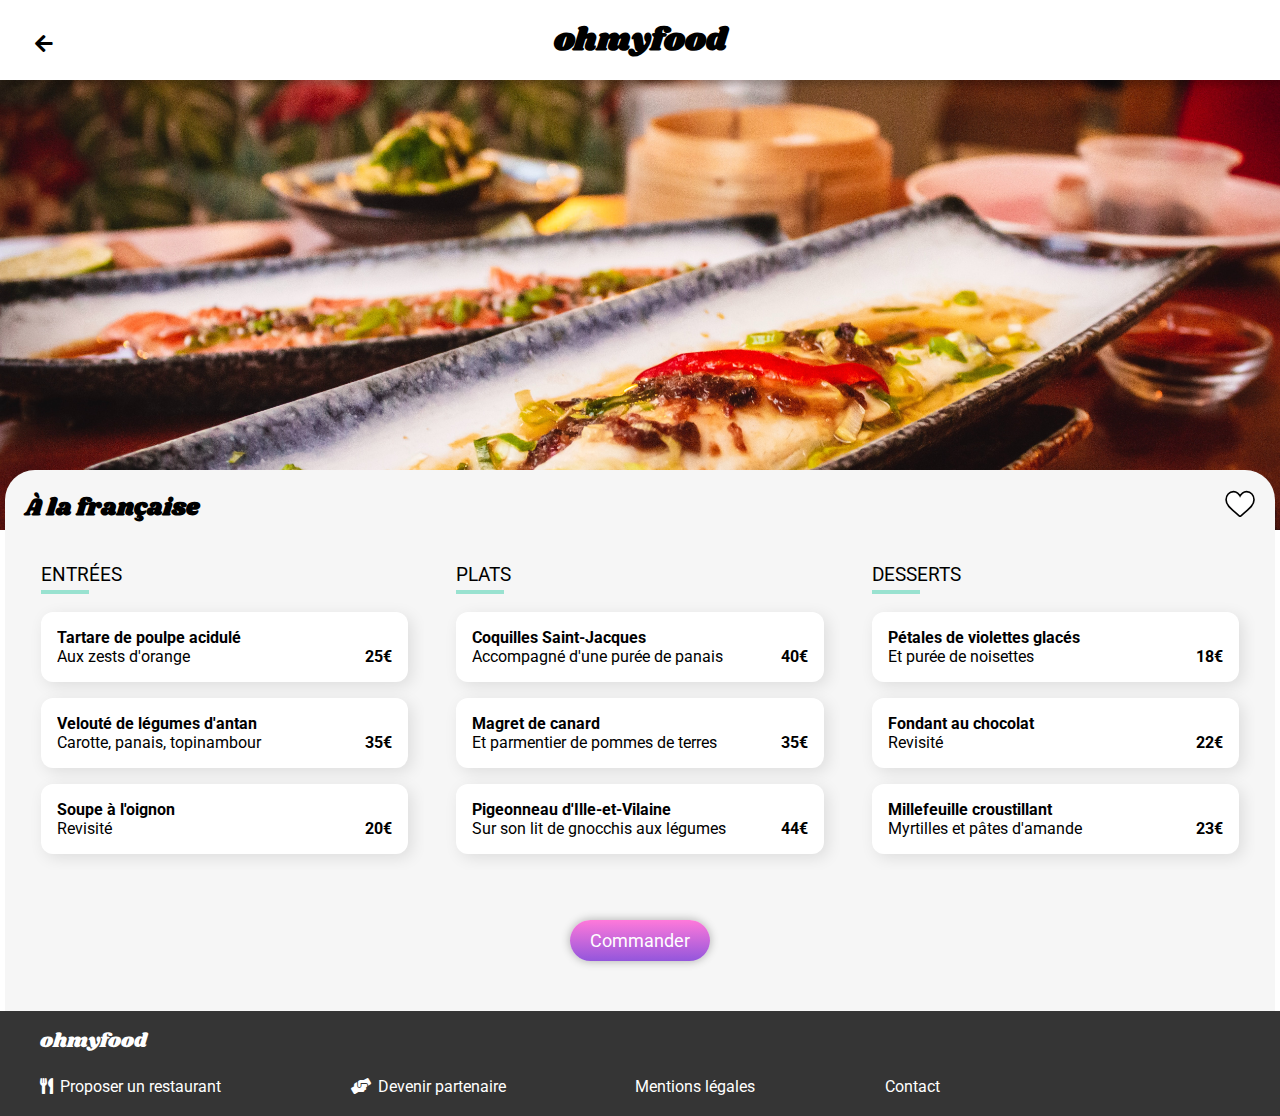
<file: pages_menu/a_la_francaise.html>
<!DOCTYPE html>
<html lang="fr">
<head>
    <meta charset="UTF-8">
    <meta name="viewport" content="width=device-width, initial-scale=1.0">
    <title>À la française</title>

    <!-- CSS -->
    <link rel="stylesheet" type="text/css" href="../menu.css">
    <!-- Font Awesome -->
    <link rel="stylesheet" href="https://cdnjs.cloudflare.com/ajax/libs/font-awesome/5.13.1/css/all.min.css">
    <!-- Fonts -->
    <link rel="preconnect" href="https://fonts.gstatic.com">
    <link href="https://fonts.googleapis.com/css2?family=Roboto:ital,wght@0,300;0,400;0,500;0,700;1,300;1,400;1,500&display=swap" rel="stylesheet">
    <link href="https://fonts.googleapis.com/css2?family=Shrikhand&display=swap" rel="stylesheet">
</head>
<body>
     <!-- Logo -->
     <header>
      <div class="header">
        <div class="header__arrow-back"><a href="../index.html"><i class="fas fa-arrow-left"></i></a></div>
          <h1 class="header__logo"><a href="../index.html">ohmyfood</a></h1>
      </div>
  </header>

     <!-- Image -->
     <div class="img">
       <img class="img__image" src="../Maquettes_Ohmyfood/images/restaurants/louis-hansel-shotsoflouis-qNBGVyOCY8Q-unsplash.jpg" alt="À la française">
     </div>

     <!-- Menu -->
     <section id="menu">
       <div class="menu">
         <div class="menu__header">
           <h2 class="menu__header__title">À la française</h2>
           <div class="menu__header__heart">
            <svg class="heart heart-full" viewBox="-20 0 550 550"  xml:space="preserve">
              <path d="M376,30c-27.783,0-53.255,8.804-75.707,26.168c-21.525,16.647-35.856,37.85-44.293,53.268
                       c-8.437-15.419-22.768-36.621-44.293-53.268C189.255,38.804,163.783,30,136,30C58.468,30,0,93.417,0,177.514
                       c0,90.854,72.943,153.015,183.369,247.118c18.752,15.981,40.007,34.095,62.099,53.414C248.38,480.596,252.12,482,256,482
                       s7.62-1.404,10.532-3.953c22.094-19.322,43.348-37.435,62.111-53.425C439.057,330.529,512,268.368,512,177.514
                       C512,93.417,453.532,30,376,30z"/>
            <defs>
              <linearGradient>
                    <stop offset="0%" stop-color="#9356DC" />
                    <stop offset="100%" stop-color="#FF79DA" />
              </linearGradient>
            </defs>                                   
          </svg>
  
          <svg class="heart heart-empty" viewBox="-20 0 550 550"  xml:space="preserve">
              <path d="M376,30c-27.783,0-53.255,8.804-75.707,26.168c-21.525,16.647-35.856,37.85-44.293,53.268
                       c-8.437-15.419-22.768-36.621-44.293-53.268C189.255,38.804,163.783,30,136,30C58.468,30,0,93.417,0,177.514
                       c0,90.854,72.943,153.015,183.369,247.118c18.752,15.981,40.007,34.095,62.099,53.414C248.38,480.596,252.12,482,256,482
                       s7.62-1.404,10.532-3.953c22.094-19.322,43.348-37.435,62.111-53.425C439.057,330.529,512,268.368,512,177.514
                       C512,93.417,453.532,30,376,30z"/>
            <defs>
              <linearGradient id="text-fill">
                    <stop offset="0%" stop-color="#9356DC" />
                    <stop offset="100%" stop-color="#FF79DA" />
              </linearGradient>
            </defs>                                   
          </svg>
           </div>
         </div>
<div class="submenus">
          <section class="submenu">
            <h3 class="submenu__title">Entrées</h3>
            <section class="menuItem delay-0">
              <header class="menuItem__header">
                <h4 class="menuItem__title">Tartare de poulpe acidulé</h4>
                <p class="menuItem__description">Aux zests d'orange</p>
              </header>
              <div class="menuItem__price">25€</div>
              <div class="menuItem__confirmation">
                <div class="menuItem__wrapIcon">
                  <i class="menuItem__icon fas fa-check"></i>
                </div>
              </div>
            </section>
            
            <section class="menuItem delay-1">
              <header class="menuItem__header">
                <h4 class="menuItem__title">Velouté de légumes d'antan</h4>
                <p class="menuItem__description">Carotte, panais, topinambour</p>
              </header>
              <div class="menuItem__price">35€</div>
              <div class="menuItem__confirmation">
                <div class="menuItem__wrapIcon">
                  <i class="menuItem__icon fas fa-check"></i>
                </div>
              </div>
            </section>
      
            <section class="menuItem delay-2">
              <header class="menuItem__header">
                <h4 class="menuItem__title">Soupe à l'oignon</h4>
                <p class="menuItem__description">Revisité</p>
              </header>
              <div class="menuItem__price">20€</div>
              <div class="menuItem__confirmation">
                <div class="menuItem__wrapIcon">
                  <i class="menuItem__icon fas fa-check"></i>
                </div>
              </div>
            </section>
          </section>
      
          <section class="submenu">
            <h3 class="submenu__title">Plats</h3>
            <section class="menuItem delay-3">
              <header class="menuItem__header">
                <h4 class="menuItem__title">Coquilles Saint-Jacques</h4>
                <p class="menuItem__description">Accompagné d'une purée de panais</p>
              </header>
              <div class="menuItem__price">40€</div>
              <div class="menuItem__confirmation">
                <div class="menuItem__wrapIcon">
                  <i class="menuItem__icon fas fa-check"></i>
                </div>
              </div>
            </section>
            
            <section class="menuItem delay-4">
              <header class="menuItem__header">
                <h4 class="menuItem__title">Magret de canard</h4>
                <p class="menuItem__description">Et parmentier de pommes de terres</p>
              </header>
              <div class="menuItem__price">35€</div>
              <div class="menuItem__confirmation">
                <div class="menuItem__wrapIcon">
                  <i class="menuItem__icon fas fa-check"></i>
                </div>
              </div>
            </section>
      
            <section class="menuItem delay-5">
              <header class="menuItem__header">
                <h4 class="menuItem__title">Pigeonneau d'Ille-et-Vilaine</h4>
                <p class="menuItem__description">Sur son lit de gnocchis aux légumes</p>
              </header>
              <div class="menuItem__price">44€</div>
              <div class="menuItem__confirmation">
                <div class="menuItem__wrapIcon">
                  <i class="menuItem__icon fas fa-check"></i>
                </div>
              </div>
            </section>
          </section>
      
          <section class="submenu">
            <h3 class="submenu__title">Desserts</h3>
            <section class="menuItem delay-6">
              <header class="menuItem__header">
                <h4 class="menuItem__title">Pétales de violettes glacés</h4>
                <p class="menuItem__description">Et purée de noisettes</p>
              </header>
              <div class="menuItem__price">18€</div>
              <div class="menuItem__confirmation">
                <div class="menuItem__wrapIcon">
                  <i class="menuItem__icon fas fa-check"></i>
                </div>
              </div>
            </section>
            
            <section class="menuItem delay-7">
              <header class="menuItem__header">
                <h4 class="menuItem__title">Fondant au chocolat</h4>
                <p class="menuItem__description">Revisité</p>
              </header>
              <div class="menuItem__price">22€</div>
              <div class="menuItem__confirmation">
                <div class="menuItem__wrapIcon">
                  <i class="menuItem__icon fas fa-check"></i>
                </div>
              </div>
            </section>
      
            <section class="menuItem delay-8">
              <header class="menuItem__header">
                <h4 class="menuItem__title">Millefeuille croustillant</h4>
                <p class="menuItem__description">Myrtilles et pâtes d'amande</p>
              </header>
              <div class="menuItem__price">23€</div>
              <div class="menuItem__confirmation">
                <div class="menuItem__wrapIcon">
                  <i class="menuItem__icon fas fa-check"></i>
                </div>
              </div>
            </section>
          </section>
        </div>
          <div class="menu__contain-button">
            <div class="menu__button">Commander</div>
          </div>
         </div>
     </section>

  <footer class="footer">
    <div class="footer__bloc">
      <div class="logo"><a href="index.html">ohmyfood</a></div>
      <div class="footer__bloc-links">
        <div class="footer__bloc-link">
          <i class="fas fa-utensils"></i>
          <h3 class="footer__bloc-link__title">Proposer un restaurant</h3>
        </div>
        <div class="footer__bloc-link">
          <i class="fas fa-hands-helping"></i>
          <h3 class="footer__bloc-link__title">Devenir partenaire</h3>
        </div>
        <div class="footer__bloc-link">
          <h3 class="footer__bloc-link__title">Mentions légales</h3>
        </div>
        <div class="footer__bloc-link">
          <h3 class="footer__bloc-link__title"><a href="mailto:contact@ohmyfood.com">Contact</a></h3>
        </div>
      </div>
    </div>
  </footer>
</body>

</html>
</file>
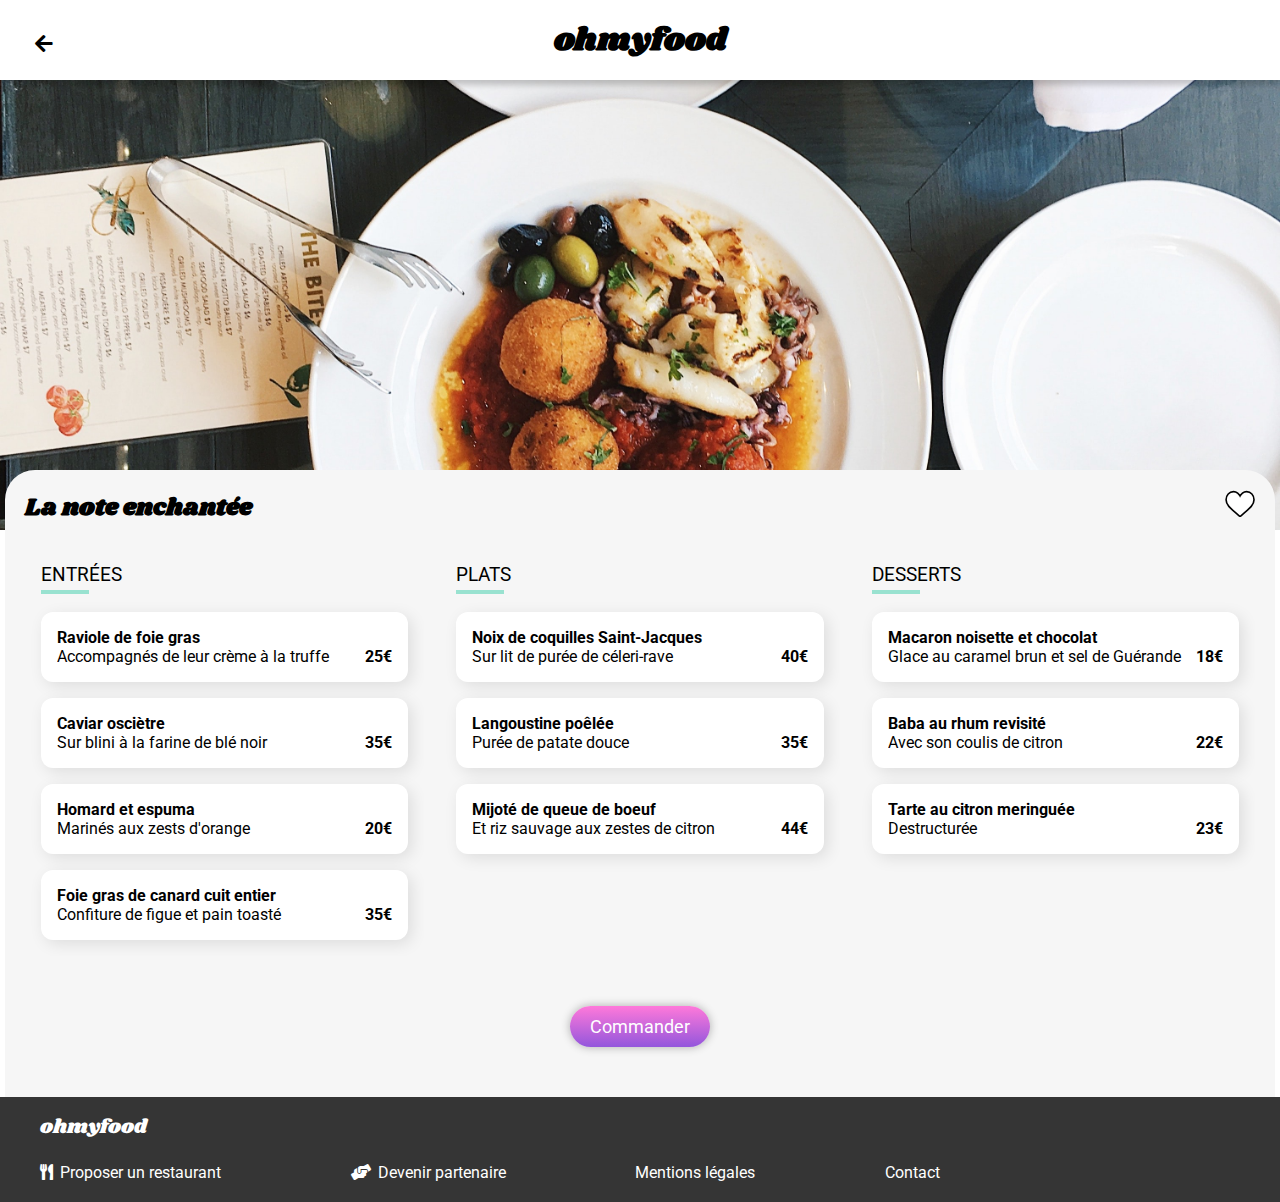
<file: pages_menu/la_note_enchantée.html>
<!DOCTYPE html>
<html lang="fr">
<head>
    <meta charset="UTF-8">
    <meta name="viewport" content="width=device-width, initial-scale=1.0">
    <title>La note enchantée</title>

    <!-- CSS -->
    <link rel="stylesheet" type="text/css" href="../menu.css">
    <!-- Font Awesome -->
    <link rel="stylesheet" href="https://cdnjs.cloudflare.com/ajax/libs/font-awesome/5.13.1/css/all.min.css">
    <!-- Fonts -->
    <link rel="preconnect" href="https://fonts.gstatic.com">
    <link href="https://fonts.googleapis.com/css2?family=Roboto:ital,wght@0,300;0,400;0,500;0,700;1,300;1,400;1,500&display=swap" rel="stylesheet">
    <link href="https://fonts.googleapis.com/css2?family=Shrikhand&display=swap" rel="stylesheet">
</head>
<body>
     <!-- Logo -->
     <header>
      <div class="header">
        <div class="header__arrow-back"><a href="../index.html"><i class="fas fa-arrow-left"></i></a></div>
          <h1 class="header__logo"><a href="../index.html">ohmyfood</a></h1>
      </div>
  </header>

     <!-- Image -->
     <div class="img">
       <img class="img__image" src="../Maquettes_Ohmyfood/images/restaurants/stil-u2Lp8tXIcjw-unsplash.jpg" alt="La note enchantée">
     </div>

     <!-- Menu -->
     <section id="menu">
       <div class="menu">
         <div class="menu__header">
           <h2 class="menu__header__title">La note enchantée</h2>
           <div class="menu__header__heart">
            <svg class="heart heart-full" viewBox="-20 0 550 550"  xml:space="preserve">
              <path d="M376,30c-27.783,0-53.255,8.804-75.707,26.168c-21.525,16.647-35.856,37.85-44.293,53.268
                       c-8.437-15.419-22.768-36.621-44.293-53.268C189.255,38.804,163.783,30,136,30C58.468,30,0,93.417,0,177.514
                       c0,90.854,72.943,153.015,183.369,247.118c18.752,15.981,40.007,34.095,62.099,53.414C248.38,480.596,252.12,482,256,482
                       s7.62-1.404,10.532-3.953c22.094-19.322,43.348-37.435,62.111-53.425C439.057,330.529,512,268.368,512,177.514
                       C512,93.417,453.532,30,376,30z"/>
            <defs>
              <linearGradient id="text-fill">
                    <stop offset="0%" stop-color="#9356DC" />
                    <stop offset="100%" stop-color="#FF79DA" />
              </linearGradient>
            </defs>                                   
          </svg>
  
          <svg class="heart heart-empty" viewBox="-20 0 550 550"  xml:space="preserve">
              <path d="M376,30c-27.783,0-53.255,8.804-75.707,26.168c-21.525,16.647-35.856,37.85-44.293,53.268
                       c-8.437-15.419-22.768-36.621-44.293-53.268C189.255,38.804,163.783,30,136,30C58.468,30,0,93.417,0,177.514
                       c0,90.854,72.943,153.015,183.369,247.118c18.752,15.981,40.007,34.095,62.099,53.414C248.38,480.596,252.12,482,256,482
                       s7.62-1.404,10.532-3.953c22.094-19.322,43.348-37.435,62.111-53.425C439.057,330.529,512,268.368,512,177.514
                       C512,93.417,453.532,30,376,30z"/>
            <defs>
              <linearGradient>
                    <stop offset="0%" stop-color="#9356DC" />
                    <stop offset="100%" stop-color="#FF79DA" />
              </linearGradient>
            </defs>                                   
          </svg>
           </div>
         </div>
         <div class="submenus">
          <section class="submenu">
            <h3 class="submenu__title">Entrées</h3>
            <section class="menuItem delay-0">
              <header class="menuItem__header">
                <h4 class="menuItem__title">Raviole de foie gras</h4>
                <p class="menuItem__description">Accompagnés de leur crème à la truffe</p>
              </header>
              <div class="menuItem__price">25€</div>
              <div class="menuItem__confirmation">
                <div class="menuItem__wrapIcon">
                  <i class="menuItem__icon fas fa-check"></i>
                </div>
              </div>
            </section>
            
            <section class="menuItem delay-1">
              <header class="menuItem__header">
                <h4 class="menuItem__title">Caviar osciètre</h4>
                <p class="menuItem__description">Sur blini à la farine de blé noir</p>
              </header>
              <div class="menuItem__price">35€</div>
              <div class="menuItem__confirmation">
                <div class="menuItem__wrapIcon">
                  <i class="menuItem__icon fas fa-check"></i>
                </div>
              </div>
            </section>
      
            <section class="menuItem delay-2">
              <header class="menuItem__header">
                <h4 class="menuItem__title">Homard et espuma</h4>
                <p class="menuItem__description">Marinés aux zests d'orange</p>
              </header>
              <div class="menuItem__price">20€</div>
              <div class="menuItem__confirmation">
                <div class="menuItem__wrapIcon">
                  <i class="menuItem__icon fas fa-check"></i>
                </div>
              </div>
            </section>
      
            <section class="menuItem delay-2">
              <header class="menuItem__header">
                <h4 class="menuItem__title">Foie gras de canard cuit entier</h4>
                <p class="menuItem__description">Confiture de figue et pain toasté</p>
              </header>
              <div class="menuItem__price">35€</div>
              <div class="menuItem__confirmation">
                <div class="menuItem__wrapIcon">
                  <i class="menuItem__icon fas fa-check"></i>
                </div>
              </div>
            </section>
          </section>
      
          <section class="submenu">
            <h3 class="submenu__title">Plats</h3>
            <section class="menuItem delay-3">
              <header class="menuItem__header">
                <h4 class="menuItem__title">Noix de coquilles Saint-Jacques</h4>
                <p class="menuItem__description">Sur lit de purée de céleri-rave</p>
              </header>
              <div class="menuItem__price">40€</div>
              <div class="menuItem__confirmation">
                <div class="menuItem__wrapIcon">
                  <i class="menuItem__icon fas fa-check"></i>
                </div>
              </div>
            </section>
            
            <section class="menuItem delay-4">
              <header class="menuItem__header">
                <h4 class="menuItem__title">Langoustine poêlée</h4>
                <p class="menuItem__description">Purée de patate douce</p>
              </header>
              <div class="menuItem__price">35€</div>
              <div class="menuItem__confirmation">
                <div class="menuItem__wrapIcon">
                  <i class="menuItem__icon fas fa-check"></i>
                </div>
              </div>
            </section>
      
            <section class="menuItem delay-5">
              <header class="menuItem__header">
                <h4 class="menuItem__title">Mijoté de queue de boeuf</h4>
                <p class="menuItem__description">Et riz sauvage aux zestes de citron</p>
              </header>
              <div class="menuItem__price">44€</div>
              <div class="menuItem__confirmation">
                <div class="menuItem__wrapIcon">
                  <i class="menuItem__icon fas fa-check"></i>
                </div>
              </div>
            </section>
          </section>
      
          <section class="submenu">
            <h3 class="submenu__title">Desserts</h3>
            <section class="menuItem delay-6">
              <header class="menuItem__header">
                <h4 class="menuItem__title">Macaron noisette et chocolat</h4>
                <p class="menuItem__description">Glace au caramel brun et sel de Guérande</p>
              </header>
              <div class="menuItem__price">18€</div>
              <div class="menuItem__confirmation">
                <div class="menuItem__wrapIcon">
                  <i class="menuItem__icon fas fa-check"></i>
                </div>
              </div>
            </section>
            
            <section class="menuItem delay-7">
              <header class="menuItem__header">
                <h4 class="menuItem__title">Baba au rhum revisité</h4>
                <p class="menuItem__description">Avec son coulis de citron</p>
              </header>
              <div class="menuItem__price">22€</div>
              <div class="menuItem__confirmation">
                <div class="menuItem__wrapIcon">
                  <i class="menuItem__icon fas fa-check"></i>
                </div>
              </div>
            </section>
      
            <section class="menuItem delay-8">
              <header class="menuItem__header">
                <h4 class="menuItem__title">Tarte au citron meringuée</h4>
                <p class="menuItem__description">Destructurée</p>
              </header>
              <div class="menuItem__price">23€</div>
              <div class="menuItem__confirmation">
                <div class="menuItem__wrapIcon">
                  <i class="menuItem__icon fas fa-check"></i>
                </div>
              </div>
            </section>
          </section>
        </div>
    
          <div class="menu__contain-button">
            <div class="menu__button">Commander</div>
          </div>
         </div>
     </section>

  <footer class="footer">
    <div class="footer__bloc">
      <div class="logo"><a href="index.html">ohmyfood</a></div>
      <div class="footer__bloc-links">
        <div class="footer__bloc-link">
          <i class="fas fa-utensils"></i>
          <h3 class="footer__bloc-link__title">Proposer un restaurant</h3>
        </div>
        <div class="footer__bloc-link">
          <i class="fas fa-hands-helping"></i>
          <h3 class="footer__bloc-link__title">Devenir partenaire</h3>
        </div>
        <div class="footer__bloc-link">
          <h3 class="footer__bloc-link__title">Mentions légales</h3>
        </div>
        <div class="footer__bloc-link">
          <h3 class="footer__bloc-link__title"><a href="mailto:contact@ohmyfood.com">Contact</a></h3>
        </div>
      </div>
    </div>
  </footer>
</body>

</html>
</file>
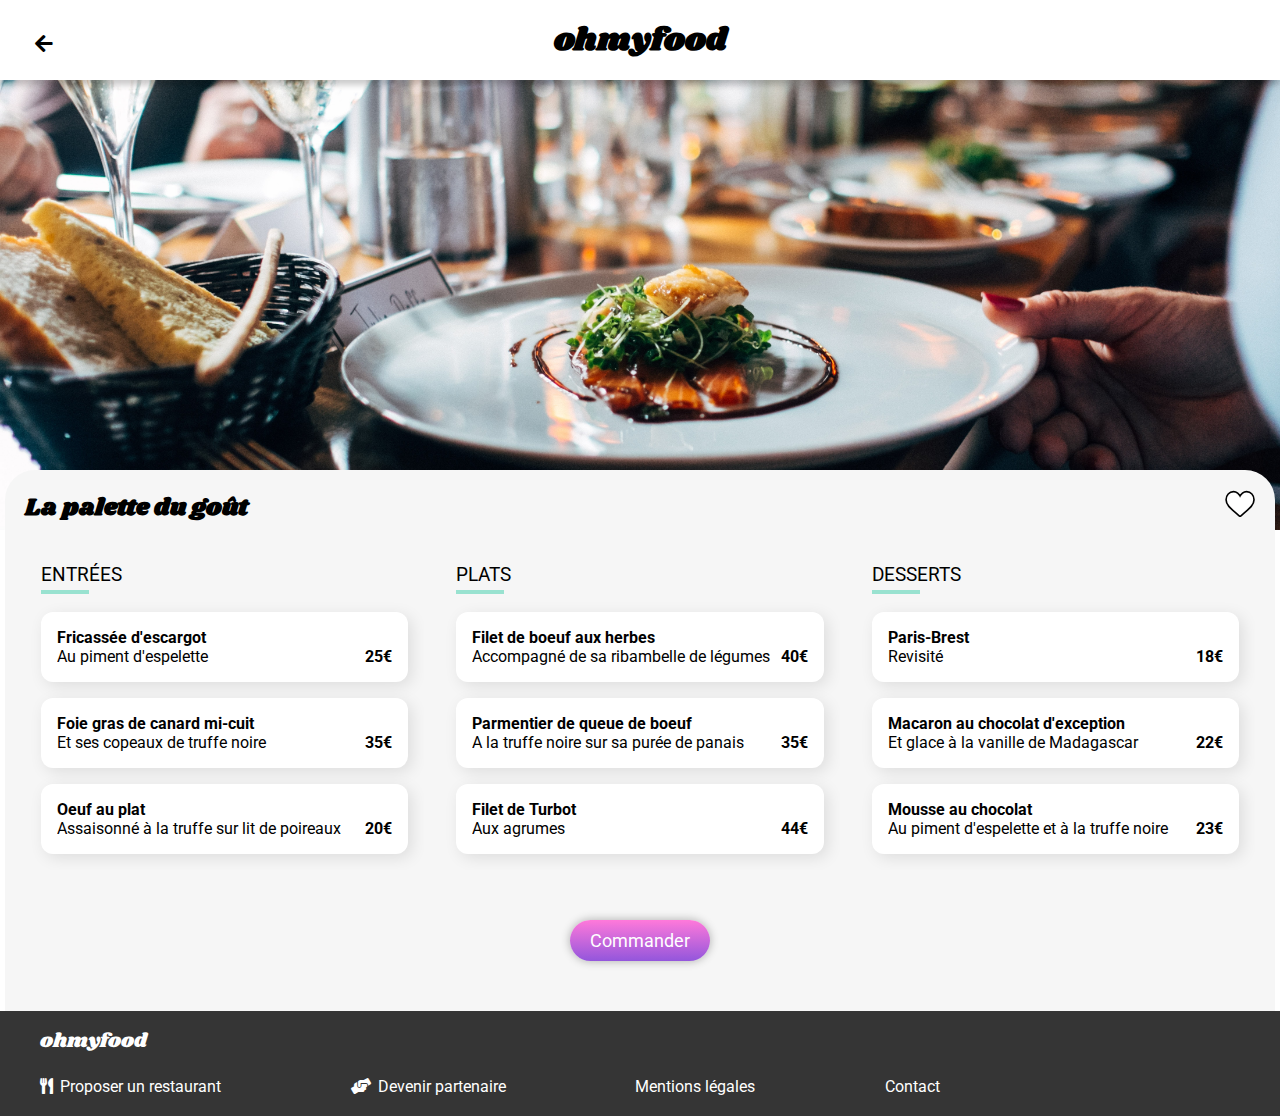
<file: pages_menu/la_palette_du_gout.html>
<!DOCTYPE html>
<html lang="fr">
<head>
    <meta charset="UTF-8">
    <meta name="viewport" content="width=device-width, initial-scale=1.0">
    <link rel="stylesheet" href="../menu.css">
    <link rel="stylesheet" href="https://cdnjs.cloudflare.com/ajax/libs/font-awesome/5.13.1/css/all.min.css">
    <link rel="preconnect" href="https://fonts.gstatic.com">
    <link href="https://fonts.googleapis.com/css2?family=Roboto:ital,wght@0,300;0,400;0,500;0,700;1,300;1,400;1,500&display=swap" rel="stylesheet">
    <link href="https://fonts.googleapis.com/css2?family=Shrikhand&display=swap" rel="stylesheet">
    <title>La palette du goût</title>
</head>
<body>
     <!-- Logo -->
     <header>
      <div class="header">
        <div class="header__arrow-back"><a href="../index.html"><i class="fas fa-arrow-left"></i></a></div>
          <h1 class="header__logo"><a href="../index.html">ohmyfood</a></h1>
      </div>
  </header>

     <!-- Image -->
     <div class="img">
       <img class="img__image" src="../Maquettes_Ohmyfood/images/restaurants/jay-wennington-N_Y88TWmGwA-unsplash.jpg" alt="La palette du goût">
     </div>

     <!-- Menu -->
     <section id="menu">
       <div class="menu">
         <div class="menu__header">
           <h2 class="menu__header__title">La palette du goût</h2>
           <div class="menu__header__heart">
            <svg class="heart heart-full" viewBox="-20 0 550 550"  xml:space="preserve">
              <path d="M376,30c-27.783,0-53.255,8.804-75.707,26.168c-21.525,16.647-35.856,37.85-44.293,53.268
                       c-8.437-15.419-22.768-36.621-44.293-53.268C189.255,38.804,163.783,30,136,30C58.468,30,0,93.417,0,177.514
                       c0,90.854,72.943,153.015,183.369,247.118c18.752,15.981,40.007,34.095,62.099,53.414C248.38,480.596,252.12,482,256,482
                       s7.62-1.404,10.532-3.953c22.094-19.322,43.348-37.435,62.111-53.425C439.057,330.529,512,268.368,512,177.514
                       C512,93.417,453.532,30,376,30z"/>
            <defs>
              <linearGradient id="text-fill">
                    <stop offset="0%" stop-color="#9356DC" />
                    <stop offset="100%" stop-color="#FF79DA" />
              </linearGradient>
            </defs>                                   
          </svg>
  
          <svg class="heart heart-empty" viewBox="-20 0 550 550"  xml:space="preserve">
              <path d="M376,30c-27.783,0-53.255,8.804-75.707,26.168c-21.525,16.647-35.856,37.85-44.293,53.268
                       c-8.437-15.419-22.768-36.621-44.293-53.268C189.255,38.804,163.783,30,136,30C58.468,30,0,93.417,0,177.514
                       c0,90.854,72.943,153.015,183.369,247.118c18.752,15.981,40.007,34.095,62.099,53.414C248.38,480.596,252.12,482,256,482
                       s7.62-1.404,10.532-3.953c22.094-19.322,43.348-37.435,62.111-53.425C439.057,330.529,512,268.368,512,177.514
                       C512,93.417,453.532,30,376,30z"/>
            <defs>
              <linearGradient>
                    <stop offset="0%" stop-color="#9356DC" />
                    <stop offset="100%" stop-color="#FF79DA" />
              </linearGradient>
            </defs>                                   
          </svg>
           </div>
         </div>
         <div class="submenus">
          <section class="submenu">
            <h3 class="submenu__title">Entrées</h3>
            <section class="menuItem delay-0">
              <header class="menuItem__header">
                <h4 class="menuItem__title">Fricassée d'escargot</h4>
                <p class="menuItem__description">Au piment d'espelette</p>
              </header>
              <div class="menuItem__price">25€</div>
              <div class="menuItem__confirmation">
                <div class="menuItem__wrapIcon">
                  <i class="menuItem__icon fas fa-check"></i>
                </div>
              </div>
            </section>
            
            <section class="menuItem delay-1">
              <header class="menuItem__header">
                <h4 class="menuItem__title">Foie gras de canard mi-cuit</h4>
                <p class="menuItem__description">Et ses copeaux de truffe noire</p>
              </header>
              <div class="menuItem__price">35€</div>
              <div class="menuItem__confirmation">
                <div class="menuItem__wrapIcon">
                  <i class="menuItem__icon fas fa-check"></i>
                </div>
              </div>
            </section>
      
            <section class="menuItem delay-2">
              <header class="menuItem__header">
                <h4 class="menuItem__title">Oeuf au plat</h4>
                <p class="menuItem__description">Assaisonné à la truffe sur lit de poireaux</p>
              </header>
              <div class="menuItem__price">20€</div>
              <div class="menuItem__confirmation">
                <div class="menuItem__wrapIcon">
                  <i class="menuItem__icon fas fa-check"></i>
                </div>
              </div>
            </section>
          </section>
      
          <section class="submenu">
            <h3 class="submenu__title">Plats</h3>
            <section class="menuItem delay-3">
              <header class="menuItem__header">
                <h4 class="menuItem__title">Filet de boeuf aux herbes</h4>
                <p class="menuItem__description">Accompagné de sa ribambelle de légumes</p>
              </header>
              <div class="menuItem__price">40€</div>
              <div class="menuItem__confirmation">
                <div class="menuItem__wrapIcon">
                  <i class="menuItem__icon fas fa-check"></i>
                </div>
              </div>
            </section>
            
            <section class="menuItem delay-4">
              <header class="menuItem__header">
                <h4 class="menuItem__title">Parmentier de queue de boeuf</h4>
                <p class="menuItem__description">A la truffe noire sur sa purée de panais</p>
              </header>
              <div class="menuItem__price">35€</div>
              <div class="menuItem__confirmation">
                <div class="menuItem__wrapIcon">
                  <i class="menuItem__icon fas fa-check"></i>
                </div>
              </div>
            </section>
      
            <section class="menuItem delay-5">
              <header class="menuItem__header">
                <h4 class="menuItem__title">Filet de Turbot</h4>
                <p class="menuItem__description">Aux agrumes</p>
              </header>
              <div class="menuItem__price">44€</div>
              <div class="menuItem__confirmation">
                <div class="menuItem__wrapIcon">
                  <i class="menuItem__icon fas fa-check"></i>
                </div>
              </div>
            </section>
          </section>
      
          <section class="submenu">
            <h3 class="submenu__title">Desserts</h3>
            <section class="menuItem delay-6">
              <header class="menuItem__header">
                <h4 class="menuItem__title">Paris-Brest</h4>
                <p class="menuItem__description">Revisité</p>
              </header>
              <div class="menuItem__price">18€</div>
              <div class="menuItem__confirmation">
                <div class="menuItem__wrapIcon">
                  <i class="menuItem__icon fas fa-check"></i>
                </div>
              </div>
            </section>
            
            <section class="menuItem delay-7">
              <header class="menuItem__header">
                <h4 class="menuItem__title">Macaron au chocolat d'exception</h4>
                <p class="menuItem__description">Et glace à la vanille de Madagascar</p>
              </header>
              <div class="menuItem__price">22€</div>
              <div class="menuItem__confirmation">
                <div class="menuItem__wrapIcon">
                  <i class="menuItem__icon fas fa-check"></i>
                </div>
              </div>
            </section>
      
            <section class="menuItem delay-8">
              <header class="menuItem__header">
                <h4 class="menuItem__title">Mousse au chocolat</h4>
                <p class="menuItem__description">Au piment d'espelette et à la truffe noire</p>
              </header>
              <div class="menuItem__price">23€</div>
              <div class="menuItem__confirmation">
                <div class="menuItem__wrapIcon">
                  <i class="menuItem__icon fas fa-check"></i>
                </div>
              </div>
            </section>
          </section>
        </div>
          <div class="menu__contain-button">
            <div class="menu__button">Commander</div>
          </div>
         </div>
     </section>

  <footer class="footer">
    <div class="footer__bloc">
      <div class="logo"><a href="index.html">ohmyfood</a></div>
      <div class="footer__bloc-links">
        <div class="footer__bloc-link">
          <i class="fas fa-utensils"></i>
          <h3 class="footer__bloc-link__title">Proposer un restaurant</h3>
        </div>
        <div class="footer__bloc-link">
          <i class="fas fa-hands-helping"></i>
          <h3 class="footer__bloc-link__title">Devenir partenaire</h3>
        </div>
        <div class="footer__bloc-link">
          <h3 class="footer__bloc-link__title">Mentions légales</h3>
        </div>
        <div class="footer__bloc-link">
          <h3 class="footer__bloc-link__title"><a href="mailto:contact@ohmyfood.com">Contact</a></h3>
        </div>
      </div>
    </div>
  </footer>
</body>

</html>
</file>
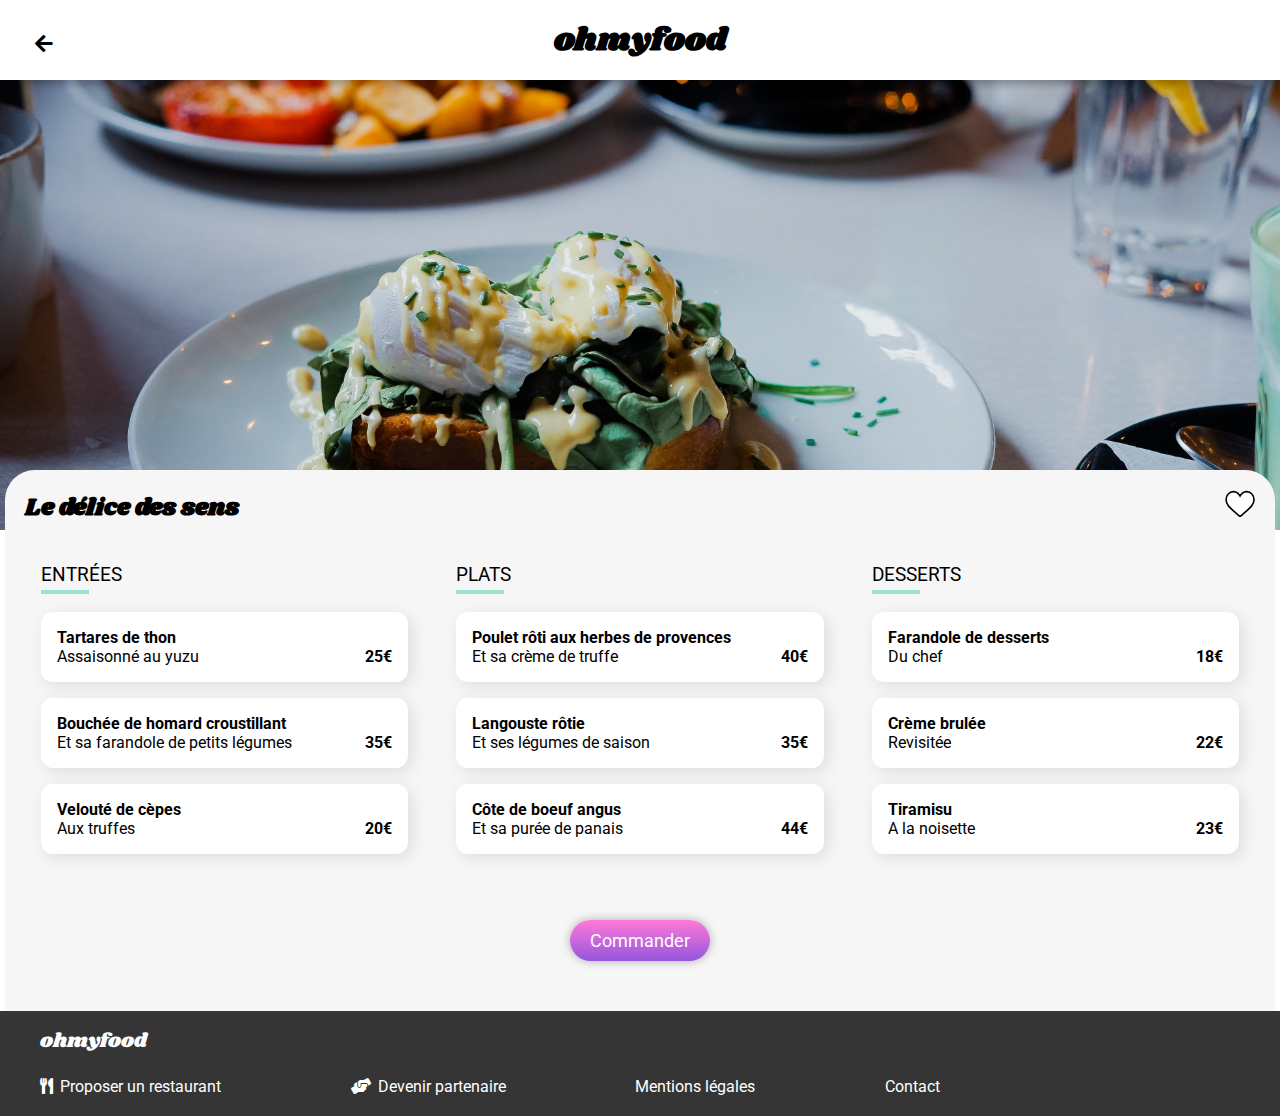
<file: pages_menu/le_delice_des_sens.html>
<!DOCTYPE html>
<html lang="fr">
<head>
    <meta charset="UTF-8">
    <meta name="viewport" content="width=device-width, initial-scale=1.0">
    <title>Le délice des sens</title>

    <!-- CSS -->
    <link rel="stylesheet" type="text/css" href="../menu.css">
    <!-- Font Awesome -->
    <link rel="stylesheet" href="https://cdnjs.cloudflare.com/ajax/libs/font-awesome/5.13.1/css/all.min.css">
    <!-- Fonts -->
    <link rel="preconnect" href="https://fonts.gstatic.com">
    <link href="https://fonts.googleapis.com/css2?family=Roboto:ital,wght@0,300;0,400;0,500;0,700;1,300;1,400;1,500&display=swap" rel="stylesheet">
    <link href="https://fonts.googleapis.com/css2?family=Shrikhand&display=swap" rel="stylesheet">
</head>
<body>
     <!-- Logo -->
     <header>
      <div class="header">
        <div class="header__arrow-back"><a href="../index.html"><i class="fas fa-arrow-left"></i></a></div>
          <h1 class="header__logo"><a href="../index.html">ohmyfood</a></h1>
      </div>
  </header>

     <!-- Image -->
     <div class="img">
       <img class="img__image" src="../Maquettes_Ohmyfood/images/restaurants/toa-heftiba-DQKerTsQwi0-unsplash.jpg" alt="Le délice des sens">
     </div>

     <!-- Menu -->
     <section id="menu">
       <div class="menu">
         <div class="menu__header">
           <h2 class="menu__header__title">Le délice des sens</h2>
           <div class="menu__header__heart">
            <svg class="heart heart-full" viewBox="-20 0 550 550"  xml:space="preserve">
              <path d="M376,30c-27.783,0-53.255,8.804-75.707,26.168c-21.525,16.647-35.856,37.85-44.293,53.268
                       c-8.437-15.419-22.768-36.621-44.293-53.268C189.255,38.804,163.783,30,136,30C58.468,30,0,93.417,0,177.514
                       c0,90.854,72.943,153.015,183.369,247.118c18.752,15.981,40.007,34.095,62.099,53.414C248.38,480.596,252.12,482,256,482
                       s7.62-1.404,10.532-3.953c22.094-19.322,43.348-37.435,62.111-53.425C439.057,330.529,512,268.368,512,177.514
                       C512,93.417,453.532,30,376,30z"/>
            <defs>
              <linearGradient id="text-fill">
                    <stop offset="0%" stop-color="#9356DC" />
                    <stop offset="100%" stop-color="#FF79DA" />
              </linearGradient>
            </defs>                                   
          </svg>
  
          <svg class="heart heart-empty" viewBox="-20 0 550 550"  xml:space="preserve">
              <path d="M376,30c-27.783,0-53.255,8.804-75.707,26.168c-21.525,16.647-35.856,37.85-44.293,53.268
                       c-8.437-15.419-22.768-36.621-44.293-53.268C189.255,38.804,163.783,30,136,30C58.468,30,0,93.417,0,177.514
                       c0,90.854,72.943,153.015,183.369,247.118c18.752,15.981,40.007,34.095,62.099,53.414C248.38,480.596,252.12,482,256,482
                       s7.62-1.404,10.532-3.953c22.094-19.322,43.348-37.435,62.111-53.425C439.057,330.529,512,268.368,512,177.514
                       C512,93.417,453.532,30,376,30z"/>
            <defs>
              <linearGradient>
                    <stop offset="0%" stop-color="#9356DC" />
                    <stop offset="100%" stop-color="#FF79DA" />
              </linearGradient>
            </defs>                                   
          </svg>
           </div>
         </div>
         <div class="submenus">
          <section class="submenu">
            <h3 class="submenu__title">Entrées</h3>
            <section class="menuItem delay-0">
              <header class="menuItem__header">
                <h4 class="menuItem__title">Tartares de thon</h4>
                <p class="menuItem__description">Assaisonné au yuzu</p>
              </header>
              <div class="menuItem__price">25€</div>
              <div class="menuItem__confirmation">
                <div class="menuItem__wrapIcon">
                  <i class="menuItem__icon fas fa-check"></i>
                </div>
              </div>
            </section>
            
            <section class="menuItem delay-1">
              <header class="menuItem__header">
                <h4 class="menuItem__title">Bouchée de homard croustillant</h4>
                <p class="menuItem__description">Et sa farandole de petits légumes</p>
              </header>
              <div class="menuItem__price">35€</div>
              <div class="menuItem__confirmation">
                <div class="menuItem__wrapIcon">
                  <i class="menuItem__icon fas fa-check"></i>
                </div>
              </div>
            </section>
      
            <section class="menuItem delay-2">
              <header class="menuItem__header">
                <h4 class="menuItem__title">Velouté de cèpes</h4>
                <p class="menuItem__description">Aux truffes</p>
              </header>
              <div class="menuItem__price">20€</div>
              <div class="menuItem__confirmation">
                <div class="menuItem__wrapIcon">
                  <i class="menuItem__icon fas fa-check"></i>
                </div>
              </div>
            </section>
          </section>
      
          <section class="submenu">
            <h3 class="submenu__title">Plats</h3>
            <section class="menuItem delay-3">
              <header class="menuItem__header">
                <h4 class="menuItem__title">Poulet rôti aux herbes de provences</h4>
                <p class="menuItem__description">Et sa crème de truffe</p>
              </header>
              <div class="menuItem__price">40€</div>
              <div class="menuItem__confirmation">
                <div class="menuItem__wrapIcon">
                  <i class="menuItem__icon fas fa-check"></i>
                </div>
              </div>
            </section>
            
            <section class="menuItem delay-4">
              <header class="menuItem__header">
                <h4 class="menuItem__title">Langouste rôtie</h4>
                <p class="menuItem__description">Et ses légumes de saison</p>
              </header>
              <div class="menuItem__price">35€</div>
              <div class="menuItem__confirmation">
                <div class="menuItem__wrapIcon">
                  <i class="menuItem__icon fas fa-check"></i>
                </div>
              </div>
            </section>
      
            <section class="menuItem delay-5">
              <header class="menuItem__header">
                <h4 class="menuItem__title">Côte de boeuf angus</h4>
                <p class="menuItem__description">Et sa purée de panais</p>
              </header>
              <div class="menuItem__price">44€</div>
              <div class="menuItem__confirmation">
                <div class="menuItem__wrapIcon">
                  <i class="menuItem__icon fas fa-check"></i>
                </div>
              </div>
            </section>
          </section>
      
          <section class="submenu">
            <h3 class="submenu__title">Desserts</h3>
            <section class="menuItem delay-6">
              <header class="menuItem__header">
                <h4 class="menuItem__title">Farandole de desserts</h4>
                <p class="menuItem__description">Du chef</p>
              </header>
              <div class="menuItem__price">18€</div>
              <div class="menuItem__confirmation">
                <div class="menuItem__wrapIcon">
                  <i class="menuItem__icon fas fa-check"></i>
                </div>
              </div>
            </section>
            
            <section class="menuItem delay-7">
              <header class="menuItem__header">
                <h4 class="menuItem__title">Crème brulée</h4>
                <p class="menuItem__description">Revisitée</p>
              </header>
              <div class="menuItem__price">22€</div>
              <div class="menuItem__confirmation">
                <div class="menuItem__wrapIcon">
                  <i class="menuItem__icon fas fa-check"></i>
                </div>
              </div>
            </section>
      
            <section class="menuItem delay-8">
              <header class="menuItem__header">
                <h4 class="menuItem__title">Tiramisu</h4>
                <p class="menuItem__description">A la noisette</p>
              </header>
              <div class="menuItem__price">23€</div>
              <div class="menuItem__confirmation">
                <div class="menuItem__wrapIcon">
                  <i class="menuItem__icon fas fa-check"></i>
                </div>
              </div>
            </section>
          </section>
        </div>
          <div class="menu__contain-button">
            <div class="menu__button">Commander</div>
          </div>
         </div>
     </section>

  <footer class="footer">
    <div class="footer__bloc">
      <div class="logo"><a href="index.html">ohmyfood</a></div>
      <div class="footer__bloc-links">
        <div class="footer__bloc-link">
          <i class="fas fa-utensils"></i>
          <h3 class="footer__bloc-link__title">Proposer un restaurant</h3>
        </div>
        <div class="footer__bloc-link">
          <i class="fas fa-hands-helping"></i>
          <h3 class="footer__bloc-link__title">Devenir partenaire</h3>
        </div>
        <div class="footer__bloc-link">
          <h3 class="footer__bloc-link__title">Mentions légales</h3>
        </div>
        <div class="footer__bloc-link">
          <h3 class="footer__bloc-link__title"><a href="mailto:contact@ohmyfood.com">Contact</a></h3>
        </div>
      </div>
    </div>
  </footer>
</body>

</html>
</file>
<file: menu.css>
body {
  font-family: "Roboto", sans-serif;
  margin: 0;
  background: #f6f6f6;
  display: flex;
  justify-content: center;
  align-items: center;
  flex-direction: column;
}

* a {
  text-decoration: none;
  color: white;
}

header {
  z-index: 10;
  background: white;
  width: 100%;
}
header .header {
  box-shadow: 0px 5px 6px 0px rgba(0, 0, 0, 0.2);
  position: relative;
  display: flex;
  justify-content: center;
  align-items: center;
  height: 80px;
  width: 100%;
}
header .header__arrow-back {
  width: 50px;
  height: 50px;
  position: absolute;
  left: 35px;
  top: 40%;
  font-size: 20px;
}
header .header__arrow-back a {
  color: #000;
}
header .header__logo {
  font-family: "Shrikhand", cursive;
  margin: 0;
}
header .header__logo a {
  color: #000;
}

.img {
  width: 100%;
  height: 50vh;
}
.img__image {
  margin-top: -80px;
  width: 100%;
  height: 100%;
  object-fit: cover;
}

#menu {
  background: white;
  width: 100%;
  display: flex;
  justify-content: center;
  align-items: center;
}

.submenus {
  display: grid;
}
@media (min-width: 64rem) {
  .submenus {
    grid-template-columns: repeat(3, 1fr);
    column-gap: 1rem;
  }
}

.submenu {
  max-width: 100%;
  overflow: hidden;
  padding: 0 1rem;
}
.submenu__title {
  text-transform: uppercase;
  position: relative;
  padding-bottom: 0.5rem;
  font-weight: normal;
}
.submenu__title::after {
  content: "";
  width: 3rem;
  height: 0.25rem;
  background-color: #99E2D0;
  position: absolute;
  left: 0;
  bottom: 0;
}

.menuItem {
  background-color: white;
  padding: 1rem;
  display: flex;
  border-radius: 0.75rem;
  margin: 1rem 0;
  box-shadow: 0.25rem 0.25rem 1rem rgba(0, 0, 0, 0.1);
  overflow: hidden;
  cursor: pointer;
  animation: itemAppear 1s;
  animation-fill-mode: both;
  max-width: 100%;
}
.menuItem__header {
  white-space: nowrap;
  text-overflow: ellipsis;
  overflow: hidden;
  flex: 1;
}
.menuItem__title {
  margin: 0;
  white-space: nowrap;
  text-overflow: ellipsis;
  overflow: hidden;
}
.menuItem__description {
  margin: 0;
  white-space: nowrap;
  text-overflow: ellipsis;
  overflow: hidden;
}
.menuItem__price {
  font-weight: bold;
  display: flex;
  justify-content: flex-end;
  align-items: flex-end;
  padding-left: 0.5rem;
}
.menuItem__confirmation {
  background-color: #99E2D0;
  margin: -1rem -5rem -1rem 1rem;
  width: 4rem;
  display: flex;
  align-items: center;
  justify-content: center;
  transition-duration: 0.5s;
}
.menuItem:hover .menuItem__confirmation {
  margin-right: -1rem;
}
.menuItem__wrapIcon {
  height: 1.6rem;
  width: 1.6rem;
  background-color: white;
  display: flex;
  align-items: center;
  justify-content: center;
  border-radius: 100px;
  transform: rotate(360deg);
  transition-duration: 0.5s;
}
.menuItem:hover .menuItem__wrapIcon {
  transform: rotate(0);
}
.menuItem__icon {
  color: #99E2D0;
}

.delay-0 {
  animation-delay: 0s;
}

.delay-1 {
  animation-delay: 0.1s;
}

.delay-2 {
  animation-delay: 0.2s;
}

.delay-3 {
  animation-delay: 0.3s;
}

.delay-4 {
  animation-delay: 0.4s;
}

.delay-5 {
  animation-delay: 0.5s;
}

.delay-6 {
  animation-delay: 0.6s;
}

.delay-7 {
  animation-delay: 0.7s;
}

.delay-8 {
  animation-delay: 0.8s;
}

@keyframes itemAppear {
  0% {
    opacity: 0;
  }
  25% {
    transform: translateY(0.5rem);
    opacity: 0.25;
  }
  50% {
    opacity: 0.5;
  }
  75% {
    opacity: 0.75;
  }
  100% {
    transform: translateY(-0.5rem);
    opacity: 1;
  }
}
.menu {
  margin-top: -200px;
  padding: 0 20px;
  width: 100%;
  max-width: 1230px;
  border-radius: 30px 30px 0 0;
  background-color: #F6F6F6;
}
.menu__header {
  display: flex;
  flex-direction: row;
  align-items: center;
  justify-content: space-between;
}
.menu__header__title {
  font-family: "Shrikhand", cursive;
}
.menu__header__heart .heart {
  width: 30px;
  stroke-width: 30;
  stroke: black;
  fill: white;
  cursor: pointer;
}
.menu__header__heart .heart-full {
  position: absolute;
  fill: url(#text-fill);
  stroke: none;
}
.menu__header__heart .heart-empty {
  position: relative;
}
.menu__header__heart .heart-empty:hover {
  opacity: 0;
  transition: 0.5s;
}
.menu__contain-button {
  display: flex;
  justify-content: center;
  align-items: center;
  width: 100%;
}
.menu__button {
  opacity: 1;
  background: linear-gradient(180deg, #ff79da 0%, #9356dc 100%);
  color: white;
  padding: 0 20px;
  border-radius: 200px;
  box-shadow: 0px 0px 10px 0px rgba(0, 0, 0, 0.3);
  padding: 10px 20px;
  margin: 50px 0;
  font-size: 18px;
}
.menu__button:hover {
  opacity: 0.8;
  cursor: pointer;
  transition: 0.3s;
  box-shadow: 0px 0px 10px 0px rgba(0, 0, 0, 0.6);
}

.footer {
  width: 100%;
  background-color: #353535;
  display: flex;
  justify-content: center;
  align-items: center;
}
.footer__bloc {
  padding: 0 40px;
  width: 100%;
  max-width: 1200px;
}
.footer__bloc .logo {
  font-family: "Shrikhand", cursive;
  color: white;
  font-size: 20px;
  padding: 15px 0;
}
.footer__bloc-links {
  display: flex;
  flex-direction: column;
  width: 100%;
}
.footer__bloc-link {
  display: flex;
  align-items: center;
  display: flex;
  flex-direction: row;
  text-align: center;
  color: white;
  height: 30px;
  cursor: pointer;
}
.footer__bloc-link:hover .footer__bloc-link__title {
  text-decoration: underline;
}
.footer__bloc-link i {
  margin-right: 7px;
}
.footer__bloc-link__title {
  font-size: 16px;
  font-weight: 400;
}

@media screen and (min-width: 1100px) {
  .menu {
    margin-top: -60px;
  }

  .menu__grid {
    display: grid;
    grid-template-columns: repeat(3, 1fr);
    grid-template-rows: 1fr;
  }

  .img__image {
    margin-top: 0;
  }

  .footer__bloc {
    margin-bottom: 15px;
  }
  .footer__bloc-links {
    display: flex;
    justify-content: space-between;
    flex-direction: row;
    max-width: 900px;
  }
}

/*# sourceMappingURL=menu.css.map */
</file>
